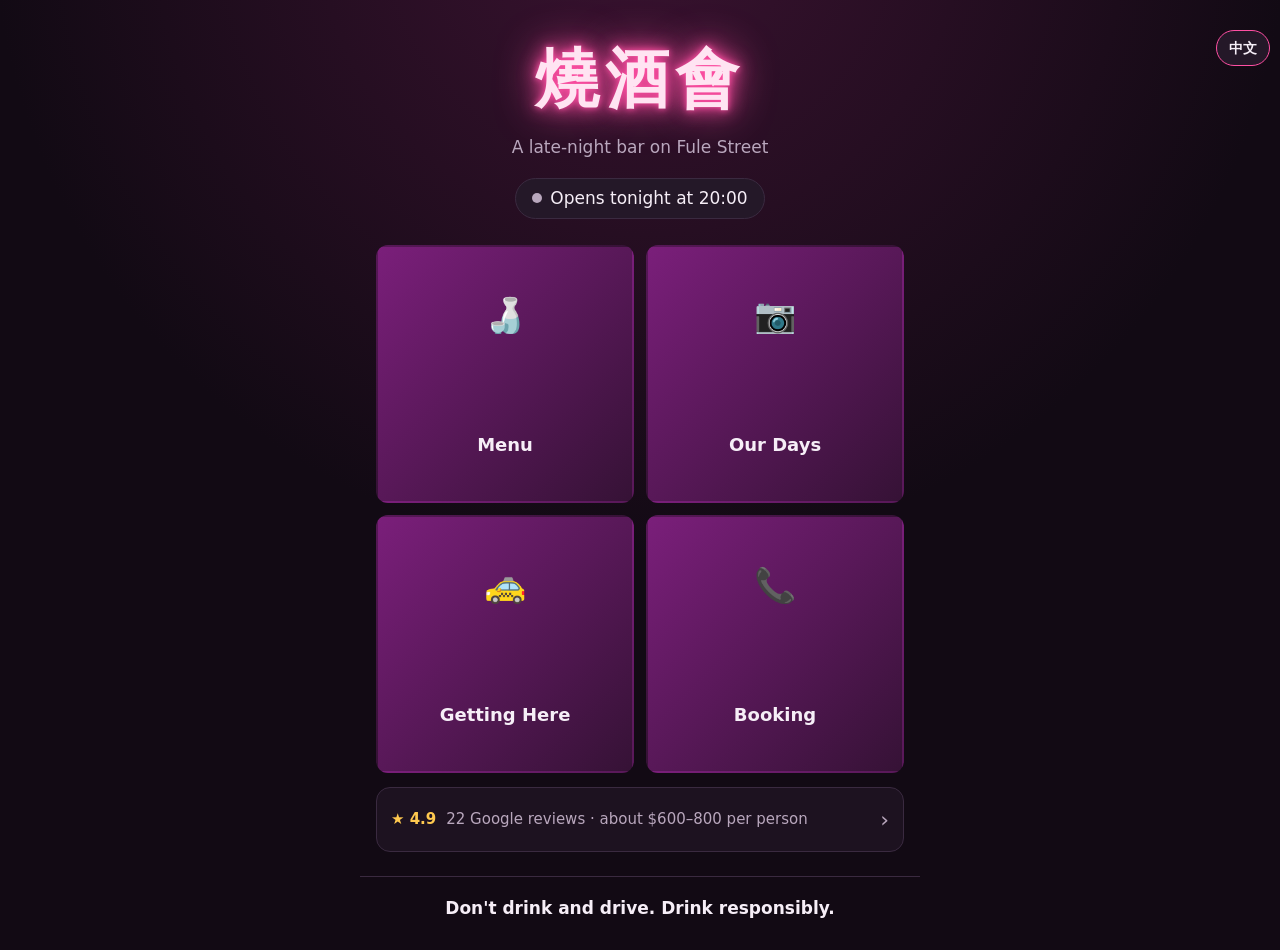
<file: index.html>
<!doctype html>
<html lang="zh-Hant">
<head>
  <meta charset="UTF-8" />
  <meta name="viewport" content="width=device-width, initial-scale=1, viewport-fit=cover" />
  <meta name="theme-color" content="#120a14" />
  <meta name="robots" content="noindex" />
  <link rel="manifest" href="manifest.webmanifest" />
  <link rel="icon" href="icon.svg" type="image/svg+xml" />
  <link rel="apple-touch-icon" href="icon.svg" />
  <title>燒酒會</title>
  <script type="module" crossorigin src="./assets/main-CO4EE8Hu.js"></script>
  <link rel="stylesheet" crossorigin href="./assets/main--dn1K4sC.css">
</head>
<body>
  <div id="app"></div>
</body>
</html>
</file>
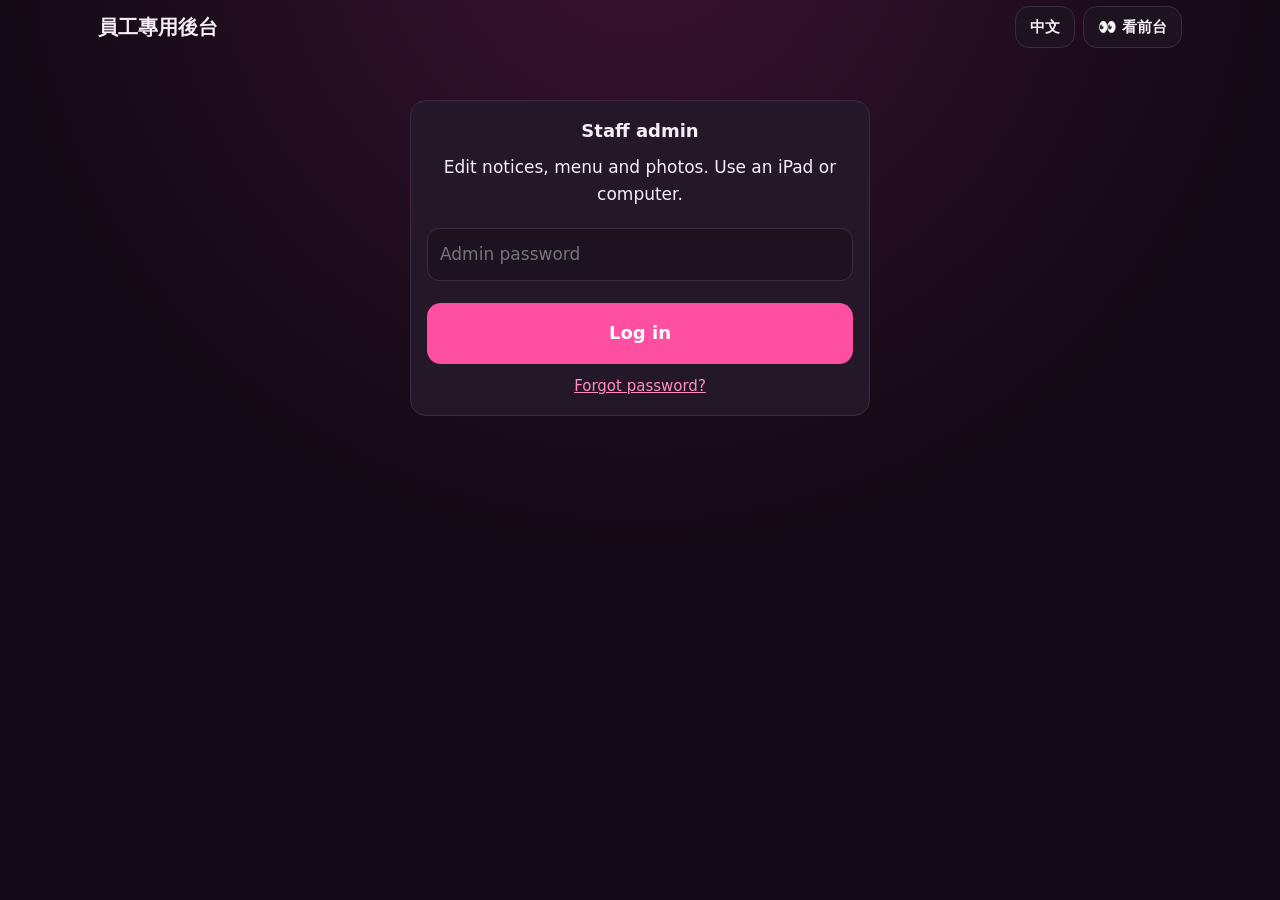
<file: admin/index.html>
<!doctype html>
<html lang="zh-Hant">
<head>
  <meta charset="UTF-8" />
  <meta name="viewport" content="width=device-width, initial-scale=1, viewport-fit=cover" />
  <meta name="theme-color" content="#120a14" />
  <meta name="robots" content="noindex, nofollow" />
  <!-- 後台是獨立頁面：加到主畫面時手機一開始就讀到後台的設定，打開才會是後台 -->
  <link rel="manifest" href="../manifest-admin.webmanifest" />
  <link rel="icon" href="../icon.svg" type="image/svg+xml" />
  <link rel="apple-touch-icon" href="../icon.svg" />
  <meta name="apple-mobile-web-app-capable" content="yes" />
  <meta name="apple-mobile-web-app-title" content="燒酒會後台" />
  <title>燒酒會後台</title>
  <script type="module" crossorigin src="../assets/main-CO4EE8Hu.js"></script>
  <link rel="stylesheet" crossorigin href="../assets/main--dn1K4sC.css">
</head>
<body>
  <div id="app"></div>
</body>
</html>
</file>
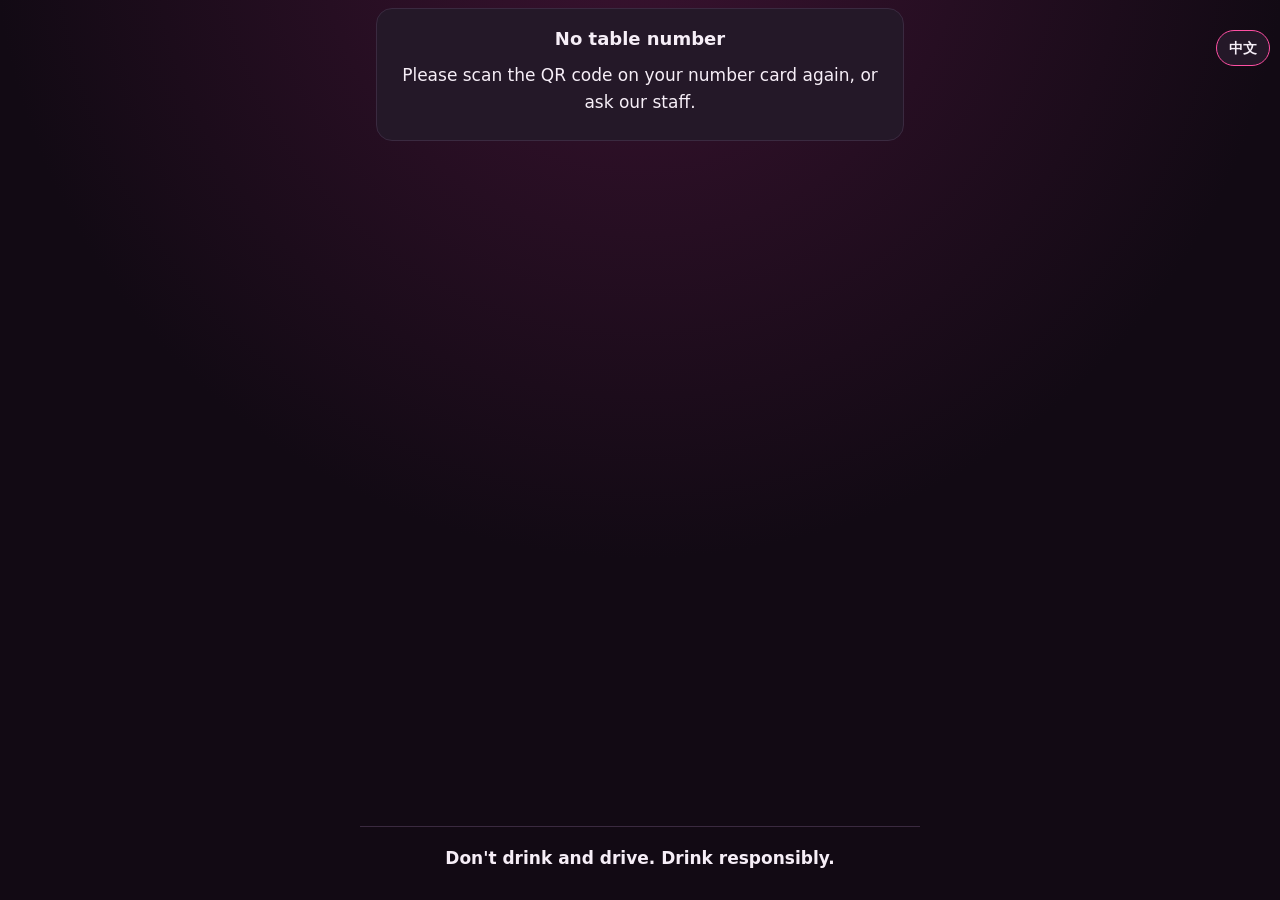
<file: order/index.html>
<!doctype html>
<html lang="zh-Hant">
<head>
  <meta charset="UTF-8" />
  <meta name="viewport" content="width=device-width, initial-scale=1, viewport-fit=cover" />
  <meta name="theme-color" content="#120a14" />
  <meta name="robots" content="noindex, nofollow" />
  <!-- 點餐頁：掃號碼牌 QR 進來（/order/?t=8），只有菜單和購物車 -->
  <link rel="icon" href="../icon.svg" type="image/svg+xml" />
  <title>燒酒會 點餐</title>
  <script type="module" crossorigin src="../assets/main-CO4EE8Hu.js"></script>
  <link rel="stylesheet" crossorigin href="../assets/main--dn1K4sC.css">
</head>
<body>
  <div id="app"></div>
</body>
</html>
</file>
<file: assets/main--dn1K4sC.css>
:root{--bg: #120a14;--bg2: #1d1220;--card: #241828;--line: #3a2a40;--text: #f6eef7;--muted: #b9a7bd;--pink: #ff4fa3;--pink-soft: #ff8cc4;--mint: #4fffc4;--line-green: #06c755;color-scheme:dark}*{box-sizing:border-box}html,body{margin:0}body{background:radial-gradient(circle at 50% -10%,#3a1230 0%,var(--bg) 55%) fixed,var(--bg);color:var(--text);font-family:system-ui,-apple-system,Noto Sans TC,Microsoft JhengHei,sans-serif;font-size:17px;line-height:1.6;min-height:100vh}.shell{max-width:560px;margin:0 auto;min-height:100vh;display:flex;flex-direction:column;padding-bottom:env(safe-area-inset-bottom)}.shell.wide{max-width:1100px}button{font:inherit;color:inherit;cursor:pointer}a{color:inherit}.demo-ribbon{align-self:flex-end;margin:10px 14px 0;padding:2px 10px;border:1px solid var(--pink);border-radius:999px;color:var(--pink-soft);font-size:12px}.topbar{display:flex;align-items:center;gap:8px;padding:6px 8px 4px}.topbar h1{margin:0;font-size:20px}.back{background:none;border:0;padding:8px 10px;font-size:17px;color:var(--pink-soft)}.page{flex:1;padding:8px 16px 24px;display:flex;flex-direction:column;gap:14px}.hero{text-align:center;padding:36px 0 12px}.neon{font-size:64px;font-weight:800;letter-spacing:6px;color:#ffe4f2;text-shadow:0 0 6px var(--pink),0 0 18px var(--pink),0 0 42px var(--pink);animation:flicker 5s infinite}@keyframes flicker{0%,92%,to{opacity:1}93%{opacity:.55}95%{opacity:1}96%{opacity:.7}}@media(prefers-reduced-motion:reduce){.neon{animation:none}}.tagline{color:var(--muted);margin:4px 0 16px}.status{display:inline-flex;align-items:center;gap:8px;padding:6px 16px;border-radius:999px;background:var(--card);border:1px solid var(--line)}.status .dot{width:10px;height:10px;border-radius:50%;background:var(--muted)}.status.on .dot{background:var(--mint);box-shadow:0 0 8px var(--mint)}.status.on{color:var(--mint)}.tiles{display:grid;grid-template-columns:1fr 1fr;gap:12px}.tile{background:var(--card);border:1px solid var(--line);border-radius:18px;padding:22px 8px;display:flex;flex-direction:column;align-items:center;gap:6px;font-size:18px;font-weight:600}.tile:active{border-color:var(--pink)}.tile .ico{font-size:34px}.latest,.rating{display:flex;align-items:center;gap:10px;text-align:left;width:100%;background:var(--bg2);border:1px solid var(--line);border-radius:14px;padding:14px}.latest .label{background:var(--pink);color:#fff;border-radius:6px;padding:0 8px;font-size:13px;flex:none}.latest .text,.rating span:nth-child(2){flex:1}.rating{color:var(--muted);font-size:15px}.arrow{color:var(--muted);font-size:22px}.stars{color:#ffc94f;font-weight:700}.cats{display:flex;gap:8px;overflow-x:auto;padding-bottom:4px}.cats button{flex:1 0 auto;background:var(--card);border:1px solid var(--line);border-radius:999px;padding:8px 12px;font-size:15px}.cats button.active{background:var(--pink);border-color:var(--pink);color:#fff;font-weight:700}.note{margin:0;font-size:13px;color:var(--pink-soft)}.items{list-style:none;margin:0;padding:0;display:flex;flex-direction:column;gap:10px}.items li{display:flex;gap:12px;align-items:center;background:var(--card);border:1px solid var(--line);border-radius:14px;padding:14px}.items .main{flex:1}.items .name{font-weight:700}.items .desc{color:var(--muted);font-size:14px}.items .price{font-size:18px;font-weight:700;color:var(--pink-soft)}.tag{font-size:12px;border-radius:6px;padding:0 6px;margin-left:6px;vertical-align:2px;background:#3b2a12;color:#ffc94f}.tag-招牌{background:#4a1634;color:var(--pink-soft)}.tag-團體{background:#12363a;color:var(--mint)}.card{background:var(--card);border:1px solid var(--line);border-radius:16px;padding:16px}.card h2{margin:0 0 8px;font-size:18px}.card p{margin:0 0 8px}.row{display:flex;gap:12px;padding:6px 0;border-bottom:1px solid var(--line)}.row:last-child{border-bottom:0}.row .k{color:var(--muted);width:72px;flex:none}.actions{display:grid;gap:10px}.btn{display:flex;justify-content:center;align-items:center;gap:6px;border:0;border-radius:14px;padding:16px;font-size:18px;font-weight:700;text-decoration:none}.btn.primary{background:var(--pink);color:#fff}.btn.line{background:var(--line-green);color:#fff}.btn.block{width:100%}.demo-notice{margin:0;padding:12px;border:1px dashed var(--pink);border-radius:12px;color:var(--pink-soft);font-size:15px}.bullets{margin:0;padding-left:20px}.addr{font-size:19px;font-weight:700}.muted{color:var(--muted);font-size:14px}.center{text-align:center}.map-wrap{border-radius:16px;overflow:hidden;border:1px solid var(--line);aspect-ratio:4 / 3;background:var(--bg2)}.map-wrap iframe{width:100%;height:100%;border:0}.news time{color:var(--pink-soft);font-size:13px}blockquote{margin:0 0 10px;padding:8px 12px;border-left:3px solid var(--pink);background:var(--bg2);border-radius:0 10px 10px 0}.warn{text-align:center;padding:18px 16px 28px;color:var(--muted);border-top:1px solid var(--line)}.warn p{margin:0;font-weight:700;color:var(--text)}.warn .small{font-weight:400;font-size:12px;color:var(--muted);margin-top:4px}.live-notice{background:#ffd84f;color:#2a1600;border-radius:16px;padding:12px 16px;box-shadow:0 0 18px #ffd84f59}.live-notice .live-label{font-size:13px;font-weight:800}.live-notice p{margin:2px 0 0;font-size:18px;font-weight:700;line-height:1.5}.page-home .hero{padding-top:20px}.thumb{width:56px;height:56px;flex:none;border-radius:12px;display:grid;place-items:center;font-size:28px;background:linear-gradient(135deg,hsl(var(--h) 70% 35%),hsl(var(--h) 60% 18%))}.items li.sold{opacity:.5}.items li.sold .price{color:var(--muted);font-size:15px}.grid{display:grid;grid-template-columns:1fr 1fr;gap:10px}.shot{position:relative;aspect-ratio:1;border:0;border-radius:14px;overflow:hidden;padding:0;background:linear-gradient(135deg,hsl(var(--h) 70% 38%),hsl(var(--h) 60% 16%));display:grid;place-items:center}.shot img,.big img{width:100%;height:100%;object-fit:cover}.shot .emoji{font-size:44px}.shot .play{position:absolute;top:8px;right:8px;background:#0000008c;border-radius:999px;width:30px;height:30px;display:grid;place-items:center;font-size:13px}.shot .cap{position:absolute;left:0;right:0;bottom:0;padding:18px 8px 6px;font-size:13px;text-align:left;background:linear-gradient(transparent,#000000b3)}.viewer{display:flex;flex-direction:column;gap:10px}.viewer .back{align-self:flex-start;padding-left:0}.big{border-radius:16px;overflow:hidden;aspect-ratio:4 / 3;display:grid;place-items:center;background:linear-gradient(135deg,hsl(var(--h) 70% 38%),hsl(var(--h) 60% 16%))}.big .emoji{font-size:80px}.big iframe{width:100%;height:100%;border:0}.cap-big{margin:0;font-size:18px;font-weight:700}.drunk{border-color:var(--pink)}.admin-link{margin-top:12px;background:none;border:0;color:var(--muted);font-size:13px;text-decoration:underline}.page-admin input,.page-admin textarea{width:100%;font:inherit;color:var(--text);background:var(--bg2);border:1px solid var(--line);border-radius:12px;padding:12px;margin-bottom:10px}.page-admin h3{margin:12px 0 4px;font-size:15px;color:var(--pink-soft)}.admin-grid{display:grid;gap:14px}@media(min-width:820px){.admin-grid{grid-template-columns:1fr 1fr;align-items:start}}.row-btns{display:flex;gap:10px;flex-wrap:wrap}.btn.ghost{background:var(--bg2);color:var(--text);border:1px solid var(--line)}.btn.small{padding:8px 14px;font-size:15px}.admin-list{list-style:none;margin:10px 0 0;padding:0}.admin-list li{display:flex;align-items:center;gap:10px;padding:8px 0;border-bottom:1px solid var(--line)}.admin-list li span{flex:1}.admin-list li.off span{color:var(--muted);text-decoration:line-through}.unsaved{margin:6px 0 0;color:#ffd84f;font-weight:700}.admin-list li.changed{background:#ffd84f14;box-shadow:inset 3px 0 #ffd84f;padding-left:8px}.save-row{margin-top:14px}.save-row .btn.primary{flex:1}.btn:disabled{opacity:.55;cursor:default}.price-box{display:flex;align-items:center;gap:4px;color:var(--muted)}.page-admin .price-in{width:96px;margin:0;padding:10px 8px;font-size:18px;text-align:center}.ok-msg{margin:10px 0 0;color:var(--mint);font-size:15px}.err-msg{margin:10px 0 0;color:#ff8a8a;font-size:15px}.source.ok{border-color:#1f5a47}.source.down{border-color:#ffd84f;background:#2e2512}.import{margin-top:10px;padding:12px;border:1px dashed var(--pink);border-radius:12px}.import p{margin:0 0 8px}.pick{margin-bottom:14px;cursor:pointer}.drive-link{margin-top:10px}.page-admin .or{margin:16px 0 8px}.thumbs{display:grid;grid-template-columns:repeat(auto-fill,minmax(90px,1fr));gap:8px;margin-top:12px}.mini{position:relative;aspect-ratio:1;border-radius:10px;overflow:hidden;display:grid;place-items:center;font-size:30px;background:linear-gradient(135deg,hsl(var(--h) 70% 38%),hsl(var(--h) 60% 16%))}.mini img{width:100%;height:100%;object-fit:cover}.mini .del{position:absolute;bottom:4px;right:4px;font-size:12px;border:0;border-radius:6px;padding:2px 6px;background:#000000a6}.login{text-align:center;max-width:460px;margin:40px auto 0}.demo-tools{border-style:dashed}.link-btn{background:none;border:0;color:var(--pink-soft);text-decoration:underline;padding:10px 0 0;font-size:15px}.link-btn:disabled{opacity:.6}.login input,.login .btn{margin-top:12px}.pw-hint{margin:-4px 0 10px;font-size:14px}.pw-bad{color:#ff8a8a}.pw-weak{color:#ffd84f}.pw-ok{color:var(--muted)}.pw-strong{color:var(--mint)}.account{margin-top:14px}.small-note{margin-top:10px;font-size:13px}.brand{display:flex;align-items:flex-end;justify-content:center;gap:8px;flex-wrap:wrap}.test-badge{font-size:12px;color:var(--muted);border:1px solid var(--line);border-radius:6px;padding:1px 6px;margin-bottom:14px;white-space:nowrap}.menu-group{display:flex;flex-direction:column;gap:10px}.menu-group+.menu-group{margin-top:10px}.menu-title{display:flex;align-items:center;gap:12px;margin:6px 0 2px;font-size:20px;font-weight:800;letter-spacing:3px}.menu-title .label{display:inline-flex;align-items:center;gap:6px;white-space:nowrap;color:hsl(var(--h) 100% 82%);text-shadow:0 0 8px hsl(var(--h) 100% 55% / .7)}.menu-title .ico{font-size:22px;text-shadow:none}.menu-title .line{flex:1;height:2px;border-radius:2px;background:linear-gradient(90deg,transparent,hsl(var(--h) 90% 60%))}.menu-title .line:last-child{background:linear-gradient(90deg,hsl(var(--h) 90% 60%),transparent)}.cats{gap:6px;scrollbar-width:none}.cats::-webkit-scrollbar{display:none}.cats button{padding:8px 10px;font-size:14px}.advanced{margin-top:14px}.advanced summary{cursor:pointer;font-weight:700;color:var(--muted);list-style:none}.advanced summary::-webkit-details-marker{display:none}.advanced summary:after{content:" ▸"}.advanced[open] summary:after{content:" ▾"}.advanced[open] summary{margin-bottom:10px;color:var(--text)}.admin-list li.editing{display:block}.edit-box input,.edit-box textarea{margin-bottom:8px}.page-admin .url-box{resize:none;word-break:break-all;line-height:1.4;font-size:15px}.url-hint{margin:-4px 0 10px;font-size:14px}.url-hint.ok{color:var(--mint)}.url-hint.bad{color:#ff8a8a}.pending{display:flex;flex-direction:column;gap:8px;margin-bottom:6px}.pending img{width:100%;max-height:320px;object-fit:contain;border-radius:12px;background:var(--bg2)}.pending p{margin:0}.pick.disabled{opacity:.55;pointer-events:none}.video-url{word-break:break-all}.admin-tabs{margin-bottom:4px}.admin-tabs button{font-size:15px}.admin-grid.single{grid-template-columns:1fr}.banner{margin:0;padding:12px 14px;border-radius:12px;font-weight:700}.banner.ok{background:#4fffc41f;color:var(--mint);border:1px solid rgba(79,255,196,.4)}.banner.bad{background:#ff8a8a1a;color:#ff8a8a;border:1px solid rgba(255,138,138,.4)}.btn.danger{background:#d9304f;color:#fff}.link-row{display:flex;gap:8px;margin-top:10px}.page-admin .link-row input{margin:0;flex:1;min-width:0}.page-admin h3{margin:16px 0 8px}.lib-head{display:flex;align-items:center;justify-content:space-between;gap:8px}.lib-head h2{margin:0}.lib-head small{font-size:13px;font-weight:400;margin-left:6px}.lib-filter{margin:4px 0 10px}.lib-filter button{flex:0 0 auto}.select-bar{display:flex;align-items:center;gap:8px;flex-wrap:wrap;margin-bottom:10px;padding:10px;border-radius:12px;background:var(--bg2);border:1px solid var(--line)}.select-bar span{flex:1;font-weight:700}.media-grid,.confirm-grid{display:grid;grid-template-columns:repeat(auto-fill,minmax(88px,1fr));gap:8px;margin:8px 0 12px}.tile{position:relative;aspect-ratio:1;border-radius:12px;overflow:hidden;padding:0;border:2px solid transparent;display:grid;place-items:center;background:linear-gradient(135deg,hsl(var(--h, 300) 60% 30%),hsl(var(--h, 300) 50% 14%));color:var(--text)}.tile img,.tile video{width:100%;height:100%;object-fit:cover}.tile:disabled{cursor:default;opacity:1}.tile.selectable{cursor:pointer}.tile.picked{border-color:var(--pink);box-shadow:0 0 0 2px var(--pink)}.tile-icon{font-size:30px;font-weight:700}.tile-tag{position:absolute;left:6px;bottom:6px;font-size:11px;padding:1px 6px;border-radius:6px;background:#000000a6}.tile-x{position:absolute;top:6px;right:6px;width:28px;height:28px;border-radius:50%;border:0;background:#000000b3;color:#fff;font-size:14px}.tile-check{position:absolute;top:6px;right:6px;width:26px;height:26px;border-radius:50%;border:2px solid #fff;background:#00000059;display:grid;place-items:center;font-weight:800}.tile.picked .tile-check{background:var(--pink);border-color:var(--pink)}.tile.too-big{border-color:#ff8a8a}.tile-warn{position:absolute;top:0;right:0;bottom:0;left:0;display:grid;place-items:center;text-align:center;font-size:12px;font-weight:700;background:#780014b3;color:#fff}.confirm h2{line-height:1.4}.danger-zone{border-color:#d9304f}.tile-icon.small{font-size:14px;line-height:1.3;text-align:center}.admin-tabs{flex-wrap:wrap;overflow:visible}.admin-tabs button{flex:1 0 22%;padding:9px 6px}.banner-link{margin-left:8px;padding:0;font-weight:700}.menu-cats{flex-wrap:wrap;overflow:visible}.menu-cats button{flex:0 1 auto}.menu-note{margin:0;padding:10px 12px;border-radius:12px;background:var(--bg2);border:1px solid var(--line);font-size:14px;color:var(--text)}.items .main{flex:1 1 auto;min-width:7em}.items .price{text-align:right;font-size:16px;max-width:55%;line-height:1.35}.items .price .pp{white-space:nowrap}.page-admin .price-in.multi{width:150px;font-size:15px}.big video{width:100%;height:100%}.me-cat{margin-top:14px;padding:10px;border-radius:14px;border:1px dashed transparent;background:#ffffff05}.me-cat.drop-cat{border-color:var(--pink);background:#ff4fa314}.me-cat-head{display:flex;align-items:center;gap:6px;flex-wrap:wrap}.me-cat-head h3{margin:0;flex:1;min-width:6em;font-size:17px;color:var(--pink-soft)}.me-cat-head h3 small{font-size:13px;font-weight:400}.page-admin .me-rename{flex:1;margin:0;min-width:0}.me-empty{margin:8px 0 0;font-size:13px}.me-items{list-style:none;margin:8px 0 0;padding:0}.me-item{border-bottom:1px solid var(--line);position:relative}.me-item.off .me-name{color:var(--muted);text-decoration:line-through}.me-item.dragging{opacity:.35}.me-item.drop-before:before,.me-item.drop-after:after{content:"";position:absolute;left:0;right:0;height:3px;border-radius:3px;background:var(--pink)}.me-item.drop-before:before{top:-2px}.me-item.drop-after:after{bottom:-2px}.me-row{display:flex;align-items:center;gap:8px;padding:8px 0}.me-handle{flex:none;width:34px;height:40px;display:grid;place-items:center;font-size:20px;color:var(--muted);cursor:grab;touch-action:none;user-select:none;-webkit-user-select:none;border-radius:8px}.me-handle:active{cursor:grabbing;background:var(--bg2);color:var(--pink-soft)}.me-name{flex:1;min-width:0;text-align:left;background:none;border:0;padding:6px 0;font-size:16px}.me-name .tag{margin-left:6px}.me-edit{display:grid;gap:8px;padding:4px 0 12px 42px}.me-edit label{display:grid;gap:4px;font-size:13px;color:var(--muted)}.page-admin .me-edit input,.page-admin .me-edit select{margin:0}.page-admin select{width:100%;font:inherit;color:var(--text);background:var(--bg2);border:1px solid var(--line);border-radius:12px;padding:10px}.me-preview{margin:0}.me-add{margin-top:8px}.me-newcat{display:flex;gap:8px;margin-top:16px}.page-admin .me-newcat input{margin:0;flex:1;min-width:0}.me-ghost{position:fixed;z-index:50;pointer-events:none;padding:10px 14px;border-radius:12px;background:var(--card);border:2px solid var(--pink);box-shadow:0 10px 30px #00000080;font-weight:700;white-space:nowrap;overflow:hidden;text-overflow:ellipsis}.me-row{gap:6px}.me-row .price-box{gap:2px}.page-admin .me-row .price-in{width:70px;padding:8px 4px;font-size:16px}.page-admin .me-row .price-in.multi{width:112px;font-size:14px}.me-row .btn.small{padding:8px 9px;font-size:13px}.me-handle{width:28px}.me-cat-head h3{flex:1 1 100%}.me-cat-head .btn.small{padding:6px 12px;font-size:13px}.no-select,.no-select *{user-select:none;-webkit-user-select:none}.view-switch{display:inline-flex;align-self:flex-start;border:1px solid var(--line);border-radius:999px;overflow:hidden}.view-switch button{background:none;border:0;padding:7px 14px;font-size:14px;color:var(--muted)}.view-switch button.active{background:var(--pink);color:#fff;font-weight:700}.items-simple{list-style:none;margin:0;padding:4px 14px;border-radius:14px;background:var(--card);border:1px solid var(--line)}.items-simple li{display:flex;align-items:baseline;gap:6px;padding:9px 0;border-bottom:1px dashed var(--line)}.items-simple li:last-child{border-bottom:0}.items-simple li.sold{opacity:.5}.s-name{font-weight:600;min-width:0}.s-name .tag{margin-left:6px}.s-desc{display:block;font-weight:400;font-size:12px;color:var(--muted)}.s-dots{flex:1;min-width:12px;border-bottom:1px dotted rgba(255,255,255,.25);transform:translateY(-4px)}.s-price{color:var(--pink-soft);font-weight:700;text-align:right;max-width:55%}.s-price .pp{white-space:nowrap}.thumb.photo{object-fit:cover;padding:0}.me-photo{display:flex;gap:10px;align-items:center}.me-photo img,.me-photo-empty{width:84px;height:84px;border-radius:12px;object-fit:cover;flex:none}.me-photo-empty{display:grid;place-items:center;background:var(--bg2);border:1px dashed var(--line);font-size:12px;color:var(--muted)}.me-photo-btns{display:flex;flex-direction:column;gap:6px;align-items:flex-start}.me-photo-btns label.disabled{opacity:.55;pointer-events:none}.me-has-photo{margin-left:6px;font-size:13px}.page-admin .import-box{font-family:ui-monospace,Consolas,monospace;font-size:13px;white-space:pre;overflow-x:auto}.me-import{margin-top:14px}.import-page h3{margin:14px 0 6px;font-size:16px;color:var(--pink-soft)}.import-page .steps{margin:0 0 8px;padding-left:22px;line-height:1.7}.fmt{width:100%;border-collapse:collapse;font-size:14px}.fmt th,.fmt td{text-align:left;vertical-align:top;padding:6px 4px;border-bottom:1px solid var(--line)}.fmt th{white-space:nowrap;color:var(--text);padding-right:10px}.fmt td{color:var(--muted)}.fmt code,.import-page code{background:var(--bg2);padding:0 5px;border-radius:4px;color:var(--text)}.import-preview{margin-top:6px;padding:10px 12px;border-radius:12px;background:var(--bg2);border:1px solid var(--line)}.import-preview h3{margin-top:0}.ip-cat{margin:8px 0}.ip-cat ul{list-style:none;margin:4px 0 0;padding:0}.ip-cat li{display:flex;justify-content:space-between;gap:8px;padding:3px 0;font-size:14px;border-bottom:1px dashed var(--line)}.ip-price{color:var(--pink-soft);white-space:nowrap}.ip-sold{margin-left:6px;font-size:12px;color:#ff8a8a}.overwrite-warn{margin:10px 0 0;padding:10px;border-radius:10px;background:#d9304f26;border:1px solid #d9304f}.import-bad{margin-top:8px;padding:10px 12px;border-radius:12px;border:1px solid #ffd84f;background:#ffd84f14}.import-bad h3{margin:0 0 6px;color:#ffd84f}.import-bad ul{margin:0;padding-left:18px;font-size:14px}.import-bad li{margin-bottom:6px}.topbar .view-front{margin-left:auto}.back-admin{position:fixed;right:12px;bottom:calc(16px + env(safe-area-inset-bottom));z-index:40;padding:10px 16px;border-radius:999px;border:2px solid var(--pink);background:var(--card);color:inherit;font-weight:700;font-size:15px;box-shadow:0 6px 20px #00000073}.gallery-tabs{margin-bottom:12px}.post time .tag{margin-left:8px}.post .post-body{white-space:pre-wrap}.post-media{display:grid;grid-template-columns:repeat(3,1fr);gap:6px;margin-top:10px}.post-media .shot{aspect-ratio:1;min-height:0}.tile-pub{position:absolute;top:4px;left:4px;padding:1px 6px;border-radius:6px;font-size:11px;font-weight:700;background:var(--pink);color:#120a14}.check-row{display:flex;align-items:center;gap:8px;margin:10px 0;font-size:15px}.check-row input{width:20px;height:20px}.post-pick{list-style:none;padding:0;margin:8px 0;display:grid;gap:6px}.post-pick li{display:flex;align-items:center;gap:6px}.post-pick .tile{width:64px;height:64px;flex:none}.lang-btn{position:fixed;top:calc(30px + env(safe-area-inset-top));right:10px;z-index:30;padding:6px 12px;border-radius:999px;border:1px solid var(--pink);background:var(--card);color:inherit;font-weight:700;font-size:14px}.order-head{display:flex;align-items:baseline;justify-content:space-between;gap:12px;padding:8px 4px 12px;margin-right:64px}.order-brand{font-size:26px;font-weight:800;color:var(--pink)}.order-table{font-size:22px;font-weight:800;padding:4px 14px;border-radius:12px;border:2px solid var(--pink)}.pick-group{margin:14px 0}.pick-title{font-size:17px;margin:0 0 6px;color:var(--pink-soft)}.pick-items{list-style:none;padding:0;margin:0}.pick-items li{display:flex;flex-wrap:wrap;align-items:center;justify-content:space-between;gap:6px 10px;padding:8px 0;border-bottom:1px solid rgba(255,255,255,.08)}.pick-items li.sold{opacity:.45}.pick-name{flex:1 1 160px;font-size:16px}.pick-opts{display:flex;flex-wrap:wrap;gap:6px;justify-content:flex-end}.pick-add{position:relative;white-space:nowrap}.pick-count{position:absolute;top:-8px;right:-8px;min-width:20px;height:20px;border-radius:10px;background:var(--pink);color:#120a14;font-size:12px;line-height:20px;text-align:center;padding:0 5px}.cart-fab{position:fixed;left:50%;transform:translate(-50%);bottom:calc(16px + env(safe-area-inset-bottom));z-index:40;padding:12px 22px;border-radius:999px;border:0;background:var(--pink);color:#120a14;font-weight:800;font-size:17px;box-shadow:0 6px 20px #00000080;max-width:calc(100vw - 32px);white-space:nowrap}.add-toast{position:fixed;left:50%;transform:translate(-50%);bottom:calc(76px + env(safe-area-inset-bottom));z-index:41;margin:0;padding:6px 14px;border-radius:10px;background:var(--card);border:1px solid var(--pink);font-size:14px}.cart-lines{list-style:none;padding:0;margin:8px 0}.cart-lines li{display:flex;align-items:center;justify-content:space-between;gap:10px;padding:8px 0;border-bottom:1px solid rgba(255,255,255,.08)}.cart-name{flex:1}.qty{display:flex;align-items:center;gap:8px}.qty b{min-width:22px;text-align:center}.cart-total{text-align:right;font-size:17px;margin:10px 0}.cart-total b{font-size:22px;color:var(--pink)}.my-orders{margin-top:18px;margin-bottom:80px}.my-order{padding:8px 0;border-bottom:1px solid rgba(255,255,255,.08)}.my-order-head{display:flex;align-items:center;gap:8px}.my-order-head b{margin-left:auto}.st{padding:1px 8px;border-radius:8px;font-size:13px;font-weight:700}.st-wait{background:#f5b942;color:#120a14}.st-ok{background:#4cc38a;color:#120a14}.counter-switches{display:flex;flex-wrap:wrap;align-items:center;gap:10px;margin:8px 0}.table-grid{display:grid;grid-template-columns:repeat(auto-fill,minmax(84px,1fr));gap:8px;margin:10px 0}.table-cell{position:relative;aspect-ratio:1;border-radius:14px;border:2px solid rgba(255,255,255,.15);background:var(--card);color:inherit;display:flex;flex-direction:column;align-items:center;justify-content:center;gap:4px}.table-cell b{font-size:26px}.table-cell.busy{border-color:var(--pink)}.tc-total{font-size:13px;color:var(--pink-soft)}.tc-dot{position:absolute;top:-6px;right:-6px;min-width:24px;height:24px;border-radius:12px;background:#ff3b5c;color:#fff;font-weight:800;font-size:14px;line-height:24px;padding:0 6px}.order-card{padding:10px 12px;margin:8px 0;border-radius:12px;border:1px solid rgba(255,255,255,.12)}.order-card.wait{border:2px solid #ff3b5c}.oc-head{display:flex;justify-content:space-between;align-items:center;margin-bottom:4px}.bill-lines{list-style:none;padding:0;margin:8px 0}.bill-lines li{display:flex;justify-content:space-between;gap:10px;padding:6px 0;border-bottom:1px dashed rgba(255,255,255,.15)}.report-total{font-size:18px}.report-total b{font-size:24px;color:var(--pink)}@media print{body *{visibility:hidden}.print-area,.print-area *{visibility:visible;color:#000!important}.print-area{position:absolute;left:0;top:0;width:72mm;background:#fff;border:0}.no-print{display:none!important}}.order-note-label{display:block;margin:14px 0 6px;font-size:15px;color:var(--pink-soft)}.order-note{display:block;width:100%;box-sizing:border-box;font:inherit;font-size:18px;line-height:1.5;color:var(--text);background:var(--bg2);border:1px solid var(--line);border-radius:12px;padding:12px 14px;min-height:96px;resize:vertical}.order-note::placeholder{color:var(--muted)}.order-note:focus{outline:none;border-color:var(--pink);box-shadow:0 0 0 2px #ff5ca840}.operator-row{display:flex;align-items:center;gap:10px;margin:6px 0 10px;font-size:15px}.operator-row input{flex:1;margin:0!important}.order-card .edited{font-size:13px;margin-top:2px}.log-card{font-size:14px}.log-card.log-change{border-color:#f5b942}.log-list{margin-top:8px;padding-top:6px;border-top:1px dashed var(--line)}.log-line{font-size:13px;padding:6px 0 6px 10px;border-left:3px solid var(--line);margin:4px 0}.log-line.log-change{border-left-color:#f5b942}.log-flag{color:#f5b942}.log-diff{list-style:none;margin:4px 0;padding:0}.log-diff li{display:flex;justify-content:space-between;gap:8px}.log-total{margin-top:2px}.adj-row{display:flex;flex-wrap:wrap;align-items:center;gap:8px;margin:8px 0}.adj-row input,.adj-row select{flex:1;min-width:90px;margin:0!important}.adj-row .adj-reason{flex-basis:100%}.adj-amt{min-width:64px;text-align:right;font-weight:700}.adj-lines{font-size:14px;margin-top:6px}.adj-lines .adj-total{font-size:16px;border-top:1px solid var(--line)}.unpaid-card{border-color:#f5b942}.big-checkout{display:block;width:100%;margin-top:12px;padding:14px;font-size:18px}.guest-bill{font-size:18px}.guest-bill h2{font-size:26px;text-align:center}.guest-total{font-size:30px;text-align:right;margin:16px 0 6px}.guest-pay{text-align:center;font-size:18px;margin:12px 0 18px}.guest-bill .adj-lines{font-size:18px}
</file>
